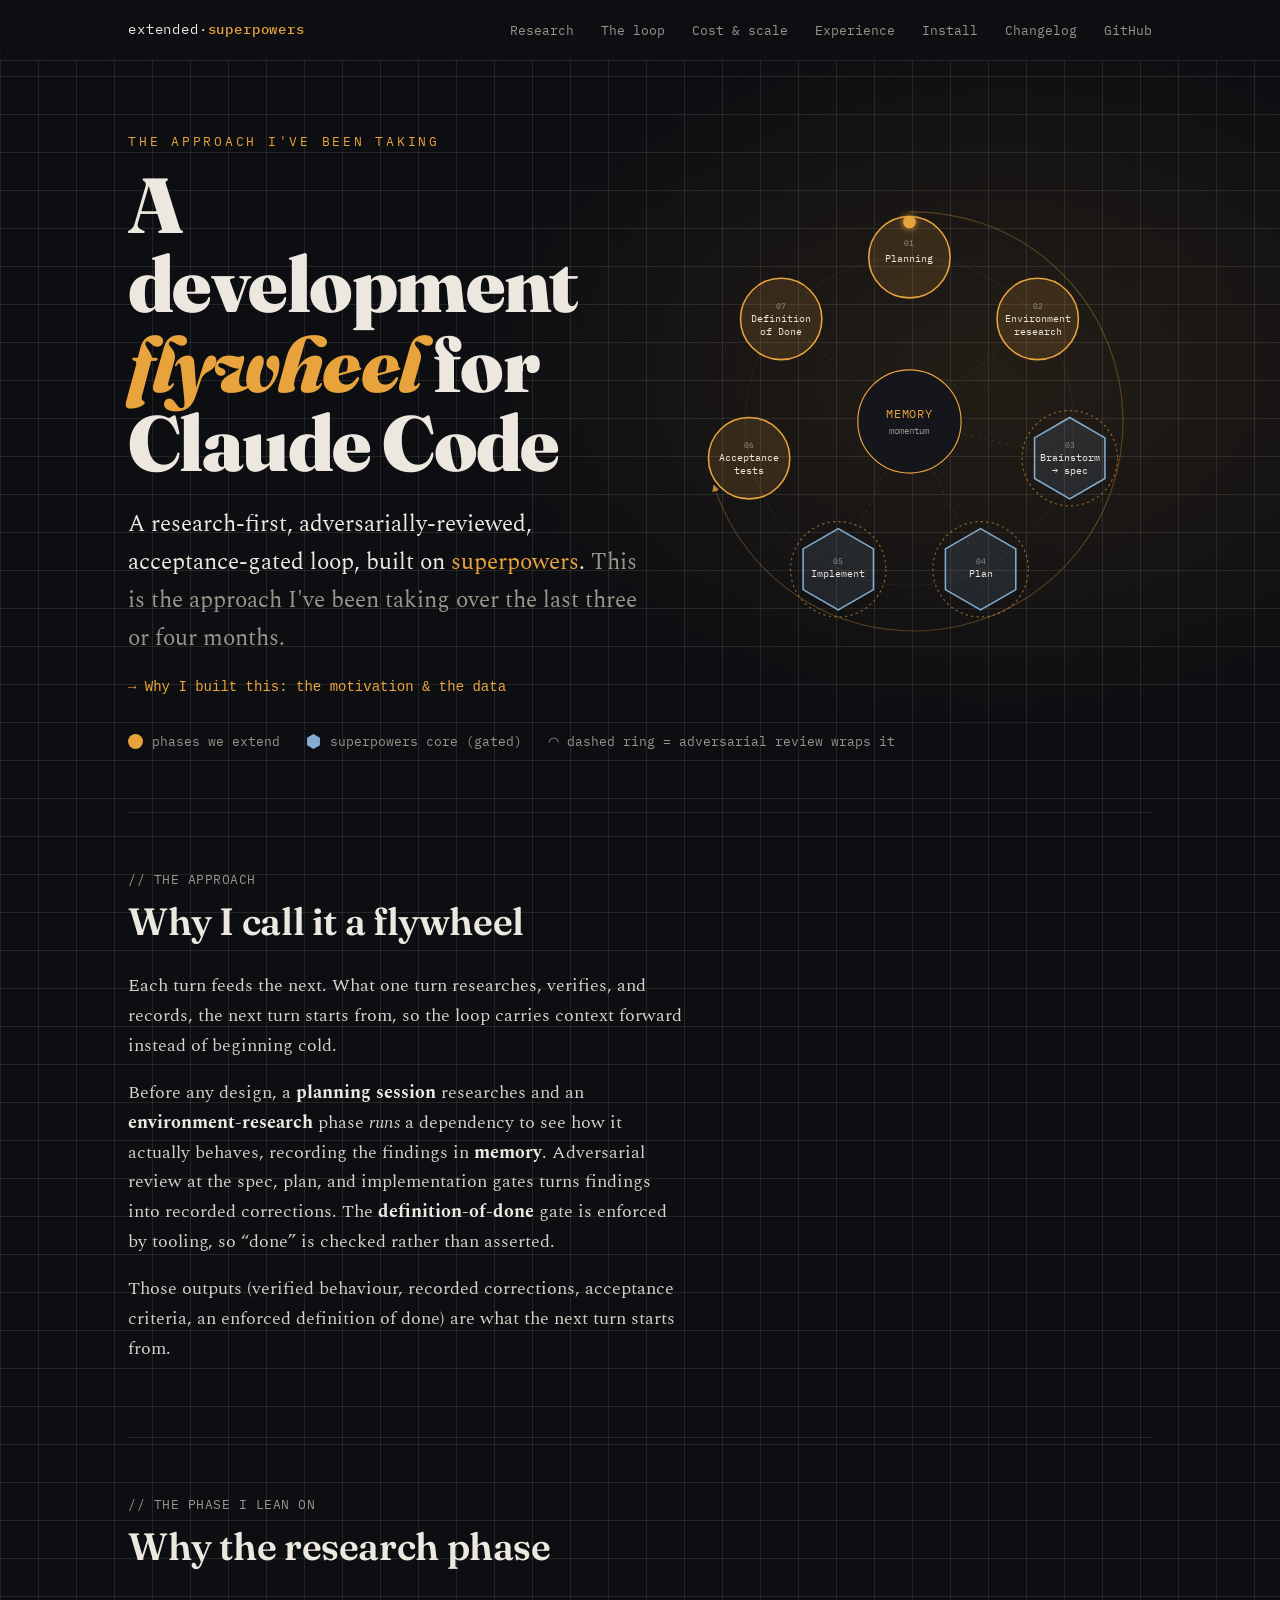
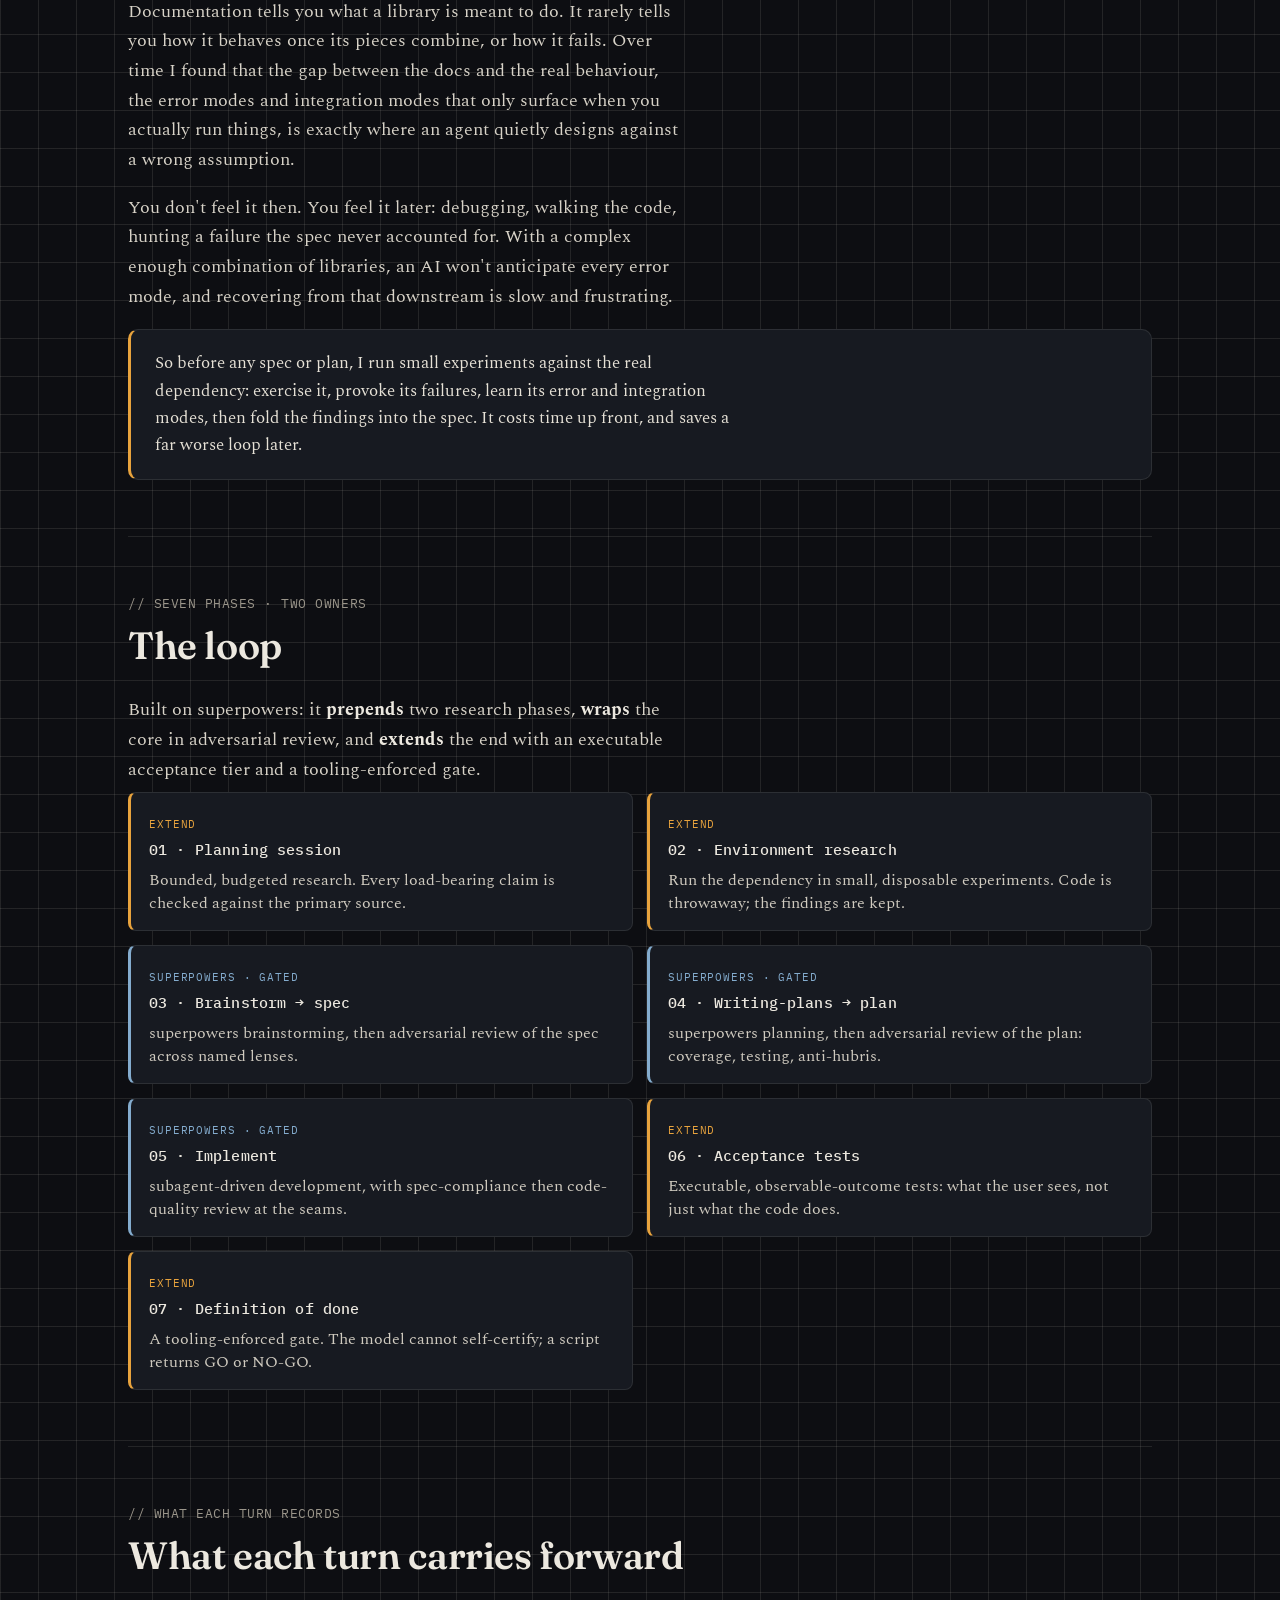
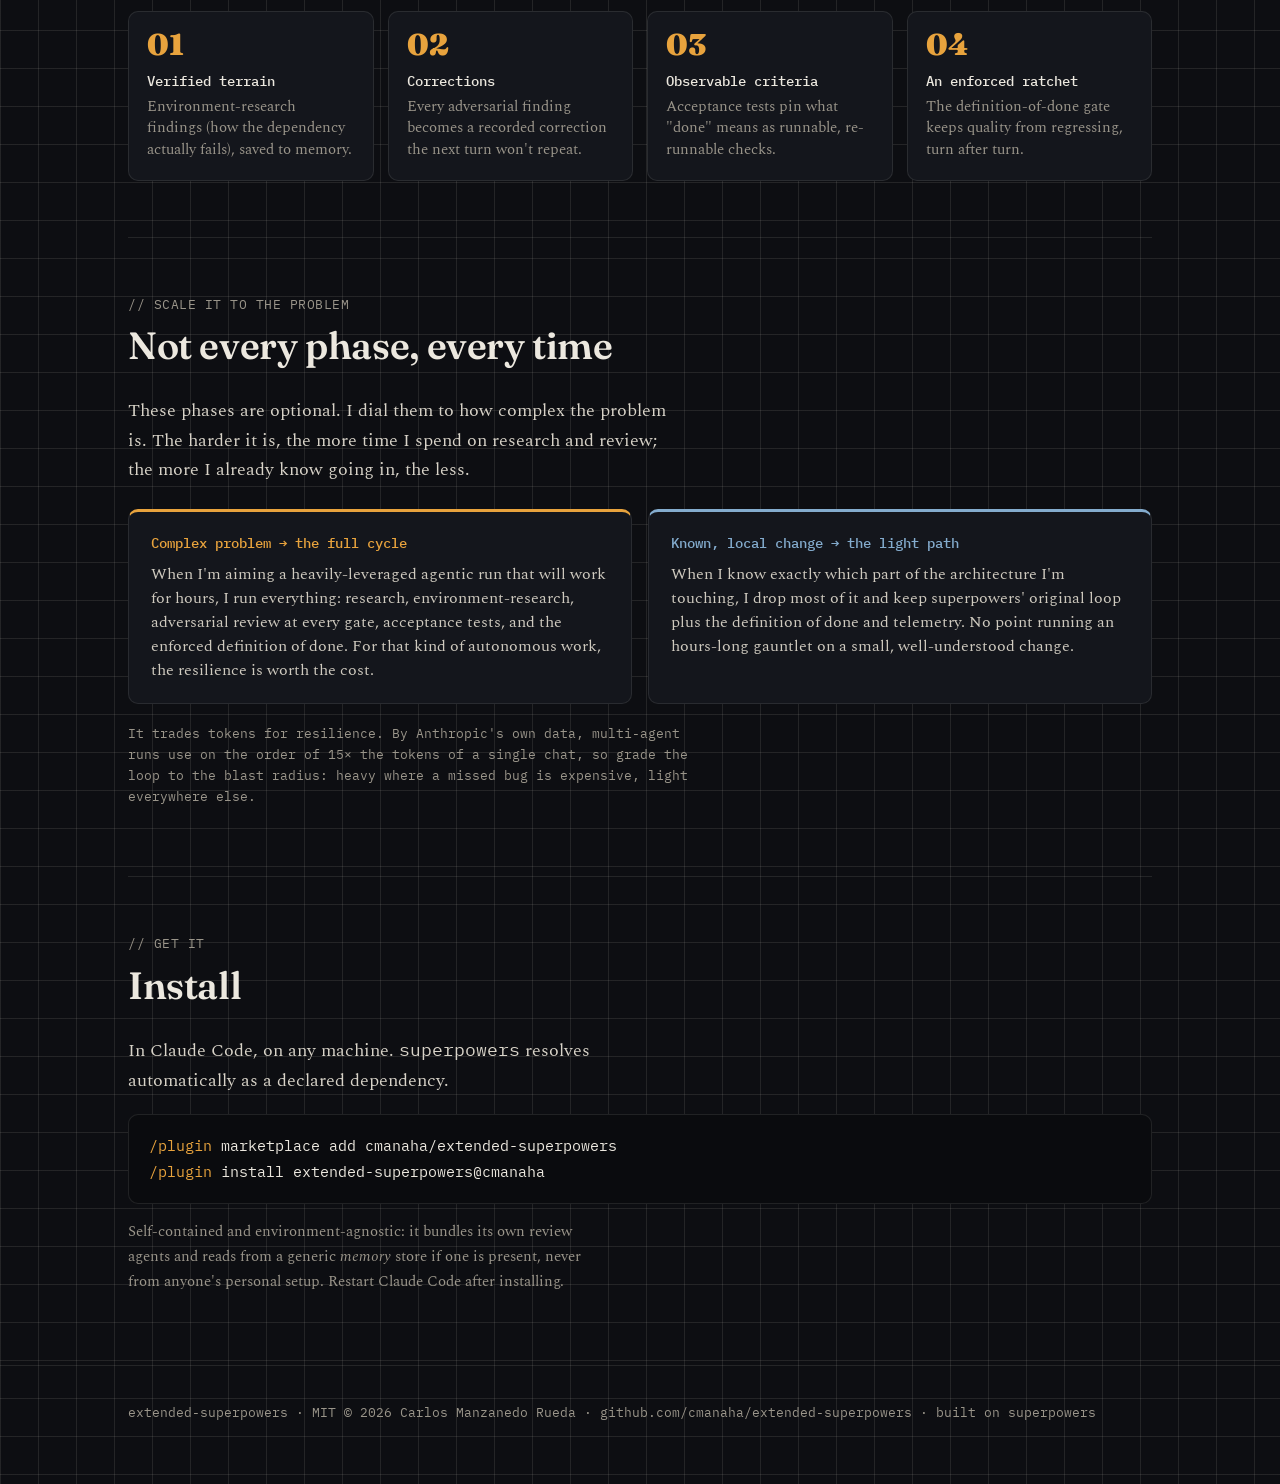
<file: site/index.html>
<!DOCTYPE html>
<html lang="en">
<head>
<meta charset="utf-8" />
<meta name="viewport" content="width=device-width, initial-scale=1" />
<title>extended-superpowers: the flywheel loop</title>
<meta name="description" content="A research-first, adversarially-reviewed, acceptance-gated development loop for Claude Code that builds momentum every turn, a flywheel layered on superpowers." />
<link rel="preconnect" href="https://fonts.googleapis.com" />
<link rel="preconnect" href="https://fonts.gstatic.com" crossorigin />
<link href="https://fonts.googleapis.com/css2?family=Fraunces:ital,opsz,wght@0,9..144,600;0,9..144,900;1,9..144,600&family=IBM+Plex+Mono:wght@400;500&family=Spectral:wght@400;600&display=swap" rel="stylesheet" />
<link rel="stylesheet" href="./styles.css" />
</head>
<body>
<header class="site">
  <div class="wrap">
    <span class="brand">extended·<b>superpowers</b></span>
    <nav>
      <a href="#research">Research</a>
      <a href="#loop">The loop</a>
      <a href="#scale">Cost &amp; scale</a>
      <a href="./experience.html">Experience</a>
      <a href="#install">Install</a>
      <a href="./changelog.html">Changelog</a>
      <a href="https://github.com/cmanaha/extended-superpowers">GitHub</a>
    </nav>
  </div>
</header>

<main class="wrap">
  <section class="hero" style="border-top:none;">
    <div class="heroGrid">
      <div>
        <div class="kicker reveal d1">The approach I've been taking</div>
        <h1 class="reveal d1">A development <em>flywheel</em> for Claude Code</h1>
        <p class="lede reveal d2">A research-first, adversarially-reviewed, acceptance-gated loop, built on <a href="https://github.com/obra/superpowers">superpowers</a>.
          <span class="q">This is the approach I've been taking over the last three or four months.</span></p>
        <p class="reveal d2" style="margin-top:18px;font-family:monospace;font-size:14px;"><a href="./experience.html">→ Why I built this: the motivation &amp; the data</a></p>
      </div>
      <div class="wheelWrap reveal d3">
        <!-- FLYWHEEL -->
        <svg class="flywheel" viewBox="0 0 620 620" role="img" aria-labelledby="fwt fwd">
          <title id="fwt">The extended-superpowers flywheel</title>
          <desc id="fwd">Seven phases around a wheel. Amber circles are phases this plugin extends; steel hexagons are the superpowers core they gate. The hub is accumulated memory and momentum that feeds the next turn.</desc>
          <defs>
            <g id="hex"><polygon points="0,-52 45,-26 45,26 0,52 -45,26 -45,-26"/></g>
            <filter id="glow" x="-80%" y="-80%" width="260%" height="260%">
              <feGaussianBlur stdDeviation="5" result="b"/>
              <feMerge><feMergeNode in="b"/><feMergeNode in="SourceGraphic"/></feMerge>
            </filter>
            <marker id="arw" markerWidth="9" markerHeight="9" refX="5" refY="3" orient="auto">
              <path d="M0,0 L6,3 L0,6 Z" fill="#e8a33d" opacity="0.8"/>
            </marker>
          </defs>

          <!-- rims -->
          <circle cx="310" cy="310" r="255" fill="none" stroke="rgba(236,232,223,0.10)" stroke-width="1" stroke-dasharray="2 8"/>
          <circle cx="310" cy="310" r="210" fill="none" stroke="rgba(236,232,223,0.08)" stroke-width="1"/>
          <!-- direction arc (clockwise) -->
          <path d="M 310 42 A 268 268 0 1 1 60 392" fill="none" stroke="#e8a33d" stroke-opacity="0.30" stroke-width="1.5" marker-end="url(#arw)"/>
          <!-- orbiting momentum dot -->
          <g class="spin"><circle cx="310" cy="55" r="8" fill="#e8a33d" filter="url(#glow)"/></g>

          <!-- feedback spokes into the hub -->
          <g stroke="#e8a33d" stroke-opacity="0.22" stroke-width="1" stroke-dasharray="3 6">
            <line x1="310" y1="310" x2="474" y2="179"/>
            <line x1="310" y1="310" x2="515" y2="357"/>
            <line x1="310" y1="310" x2="401" y2="499"/>
            <line x1="310" y1="310" x2="219" y2="499"/>
            <line x1="310" y1="310" x2="146" y2="179"/>
          </g>

          <!-- gate rings around the superpowers core nodes (adversarial review wraps them) -->
          <g fill="none" stroke="#e8a33d" stroke-opacity="0.55" stroke-width="1.5" stroke-dasharray="3 4">
            <circle cx="515" cy="357" r="61"/><circle cx="401" cy="499" r="61"/><circle cx="219" cy="499" r="61"/>
          </g>

          <!-- nodes -->
          <!-- ext: planning -->
          <g class="node"><circle cx="310" cy="100" r="52" fill="rgba(232,163,61,0.15)" stroke="#e8a33d" stroke-width="2"/>
            <text x="310" y="86" text-anchor="middle" font-family="IBM Plex Mono, monospace" font-size="10" fill="#9a958a">01</text>
            <text x="310" y="106" text-anchor="middle" font-family="IBM Plex Mono, monospace" font-size="13" fill="#ece8df">Planning</text></g>
          <!-- ext: environment research -->
          <g class="node"><circle cx="474" cy="179" r="52" fill="rgba(232,163,61,0.15)" stroke="#e8a33d" stroke-width="2"/>
            <text x="474" y="166" text-anchor="middle" font-family="IBM Plex Mono, monospace" font-size="10" fill="#9a958a">02</text>
            <text x="474" y="183" text-anchor="middle" font-family="IBM Plex Mono, monospace" font-size="12.5" fill="#ece8df">Environment</text>
            <text x="474" y="199" text-anchor="middle" font-family="IBM Plex Mono, monospace" font-size="12.5" fill="#ece8df">research</text></g>
          <!-- core: brainstorm/spec -->
          <g class="node"><use href="#hex" transform="translate(515,357)" fill="rgba(132,172,206,0.13)" stroke="#84acce" stroke-width="2"/>
            <text x="515" y="344" text-anchor="middle" font-family="IBM Plex Mono, monospace" font-size="10" fill="#9a958a">03</text>
            <text x="515" y="361" text-anchor="middle" font-family="IBM Plex Mono, monospace" font-size="12.5" fill="#ece8df">Brainstorm</text>
            <text x="515" y="377" text-anchor="middle" font-family="IBM Plex Mono, monospace" font-size="12.5" fill="#ece8df">→ spec</text></g>
          <!-- core: plan -->
          <g class="node"><use href="#hex" transform="translate(401,499)" fill="rgba(132,172,206,0.13)" stroke="#84acce" stroke-width="2"/>
            <text x="401" y="492" text-anchor="middle" font-family="IBM Plex Mono, monospace" font-size="10" fill="#9a958a">04</text>
            <text x="401" y="509" text-anchor="middle" font-family="IBM Plex Mono, monospace" font-size="13" fill="#ece8df">Plan</text></g>
          <!-- core: implement -->
          <g class="node"><use href="#hex" transform="translate(219,499)" fill="rgba(132,172,206,0.13)" stroke="#84acce" stroke-width="2"/>
            <text x="219" y="492" text-anchor="middle" font-family="IBM Plex Mono, monospace" font-size="10" fill="#9a958a">05</text>
            <text x="219" y="509" text-anchor="middle" font-family="IBM Plex Mono, monospace" font-size="13" fill="#ece8df">Implement</text></g>
          <!-- ext: acceptance -->
          <g class="node"><circle cx="105" cy="357" r="52" fill="rgba(232,163,61,0.15)" stroke="#e8a33d" stroke-width="2"/>
            <text x="105" y="344" text-anchor="middle" font-family="IBM Plex Mono, monospace" font-size="10" fill="#9a958a">06</text>
            <text x="105" y="361" text-anchor="middle" font-family="IBM Plex Mono, monospace" font-size="12.5" fill="#ece8df">Acceptance</text>
            <text x="105" y="377" text-anchor="middle" font-family="IBM Plex Mono, monospace" font-size="12.5" fill="#ece8df">tests</text></g>
          <!-- ext: definition of done -->
          <g class="node"><circle cx="146" cy="179" r="52" fill="rgba(232,163,61,0.15)" stroke="#e8a33d" stroke-width="2"/>
            <text x="146" y="166" text-anchor="middle" font-family="IBM Plex Mono, monospace" font-size="10" fill="#9a958a">07</text>
            <text x="146" y="183" text-anchor="middle" font-family="IBM Plex Mono, monospace" font-size="12.5" fill="#ece8df">Definition</text>
            <text x="146" y="199" text-anchor="middle" font-family="IBM Plex Mono, monospace" font-size="12.5" fill="#ece8df">of Done</text></g>

          <!-- hub -->
          <circle cx="310" cy="310" r="66" fill="#14161c" stroke="#e8a33d" stroke-width="1.5"/>
          <text x="310" y="305" text-anchor="middle" font-family="IBM Plex Mono, monospace" font-size="15" fill="#e8a33d" letter-spacing="1">MEMORY</text>
          <text x="310" y="326" text-anchor="middle" font-family="IBM Plex Mono, monospace" font-size="11" fill="#9a958a">momentum</text>
        </svg>
      </div>
    </div>
    <div class="legendKey reveal d4">
      <span class="swatch"><span class="dot ext"></span> phases we extend</span>
      <span class="swatch"><span class="dot core"></span> superpowers core (gated)</span>
      <span class="swatch" style="color:#9a958a;">◠ dashed ring = adversarial review wraps it</span>
    </div>
  </section>

  <section id="why">
    <div class="sub">// THE APPROACH</div>
    <h2>Why I call it a flywheel</h2>
    <p class="body">Each turn feeds the next. What one turn researches, verifies, and records, the next turn starts from, so the loop carries context forward instead of beginning cold.</p>
    <p class="body">Before any design, a <strong>planning session</strong> researches and an <strong>environment-research</strong> phase <em>runs</em> a dependency to see how it actually behaves, recording the findings in <strong>memory</strong>. Adversarial review at the spec, plan, and implementation gates turns findings into recorded corrections. The <strong>definition-of-done</strong> gate is enforced by tooling, so &ldquo;done&rdquo; is checked rather than asserted.</p>
    <p class="body">Those outputs (verified behaviour, recorded corrections, acceptance criteria, an enforced definition of done) are what the next turn starts from.</p>
  </section>

  <section id="research">
    <div class="sub">// THE PHASE I LEAN ON</div>
    <h2>Why the research phase</h2>
    <p class="body">Documentation tells you what a library is meant to do. It rarely tells you how it behaves once its pieces combine, or how it fails. Over time I found that the gap between the docs and the real behaviour, the error modes and integration modes that only surface when you actually run things, is exactly where an agent quietly designs against a wrong assumption.</p>
    <p class="body">You don't feel it then. You feel it later: debugging, walking the code, hunting a failure the spec never accounted for. With a complex enough combination of libraries, an AI won't anticipate every error mode, and recovering from that downstream is slow and frustrating.</p>
    <div class="callout">
      <p>So before any spec or plan, I run small experiments against the real dependency: exercise it, provoke its failures, learn its error and integration modes, then fold the findings into the spec. It costs time up front, and saves a far worse loop later.</p>
    </div>
  </section>

  <section id="loop">
    <div class="sub">// SEVEN PHASES · TWO OWNERS</div>
    <h2>The loop</h2>
    <p class="body" style="margin-bottom:8px;">Built on superpowers: it <strong>prepends</strong> two research phases, <strong>wraps</strong> the core in adversarial review, and <strong>extends</strong> the end with an executable acceptance tier and a tooling-enforced gate.</p>
    <div class="phases">
      <div class="phase ext"><span class="who">extend</span><h3>01 · Planning session</h3><p>Bounded, budgeted research. Every load-bearing claim is checked against the primary source.</p></div>
      <div class="phase ext"><span class="who">extend</span><h3>02 · Environment research</h3><p>Run the dependency in small, disposable experiments. Code is throwaway; the findings are kept.</p></div>
      <div class="phase core"><span class="who">superpowers · gated</span><h3>03 · Brainstorm → spec</h3><p>superpowers brainstorming, then adversarial review of the spec across named lenses.</p></div>
      <div class="phase core"><span class="who">superpowers · gated</span><h3>04 · Writing-plans → plan</h3><p>superpowers planning, then adversarial review of the plan: coverage, testing, anti-hubris.</p></div>
      <div class="phase core"><span class="who">superpowers · gated</span><h3>05 · Implement</h3><p>subagent-driven development, with spec-compliance then code-quality review at the seams.</p></div>
      <div class="phase ext"><span class="who">extend</span><h3>06 · Acceptance tests</h3><p>Executable, observable-outcome tests: what the user sees, not just what the code does.</p></div>
      <div class="phase ext"><span class="who">extend</span><h3>07 · Definition of done</h3><p>A tooling-enforced gate. The model cannot self-certify; a script returns GO or NO-GO.</p></div>
    </div>
  </section>

  <section>
    <div class="sub">// WHAT EACH TURN RECORDS</div>
    <h2>What each turn carries forward</h2>
    <div class="cards">
      <div class="card"><div class="n">01</div><h4>Verified terrain</h4><p>Environment-research findings (how the dependency actually fails), saved to memory.</p></div>
      <div class="card"><div class="n">02</div><h4>Corrections</h4><p>Every adversarial finding becomes a recorded correction the next turn won't repeat.</p></div>
      <div class="card"><div class="n">03</div><h4>Observable criteria</h4><p>Acceptance tests pin what "done" means as runnable, re-runnable checks.</p></div>
      <div class="card"><div class="n">04</div><h4>An enforced ratchet</h4><p>The definition-of-done gate keeps quality from regressing, turn after turn.</p></div>
    </div>
  </section>

  <section id="scale">
    <div class="sub">// SCALE IT TO THE PROBLEM</div>
    <h2>Not every phase, every time</h2>
    <p class="body">These phases are optional. I dial them to how complex the problem is. The harder it is, the more time I spend on research and review; the more I already know going in, the less.</p>
    <div class="dial">
      <div class="opt full"><h4>Complex problem → the full cycle</h4><p>When I'm aiming a heavily-leveraged agentic run that will work for hours, I run everything: research, environment-research, adversarial review at every gate, acceptance tests, and the enforced definition of done. For that kind of autonomous work, the resilience is worth the cost.</p></div>
      <div class="opt light"><h4>Known, local change → the light path</h4><p>When I know exactly which part of the architecture I'm touching, I drop most of it and keep superpowers' original loop plus the definition of done and telemetry. No point running an hours-long gauntlet on a small, well-understood change.</p></div>
    </div>
    <p class="costline">It trades tokens for resilience. By Anthropic's own data, multi-agent runs use on the order of 15× the tokens of a single chat, so grade the loop to the blast radius: heavy where a missed bug is expensive, light everywhere else.</p>
  </section>

  <section id="install">
    <div class="sub">// GET IT</div>
    <h2>Install</h2>
    <p class="body" style="margin-bottom:18px;">In Claude Code, on any machine. <code class="mono">superpowers</code> resolves automatically as a declared dependency.</p>
    <pre class="cmd"><span class="c">/plugin</span> marketplace add cmanaha/extended-superpowers
<span class="c">/plugin</span> install extended-superpowers@cmanaha</pre>
    <p class="note" style="margin-top:16px;">Self-contained and environment-agnostic: it bundles its own review agents and reads from a generic <em>memory</em> store if one is present, never from anyone's personal setup. Restart Claude Code after installing.</p>
  </section>
</main>

<footer>
  <div class="wrap">
    extended-superpowers · MIT © 2026 Carlos Manzanedo Rueda ·
    <a href="https://github.com/cmanaha/extended-superpowers">github.com/cmanaha/extended-superpowers</a> ·
    built on <a href="https://github.com/obra/superpowers">superpowers</a>
  </div>
</footer>
</body>
</html>
</file>
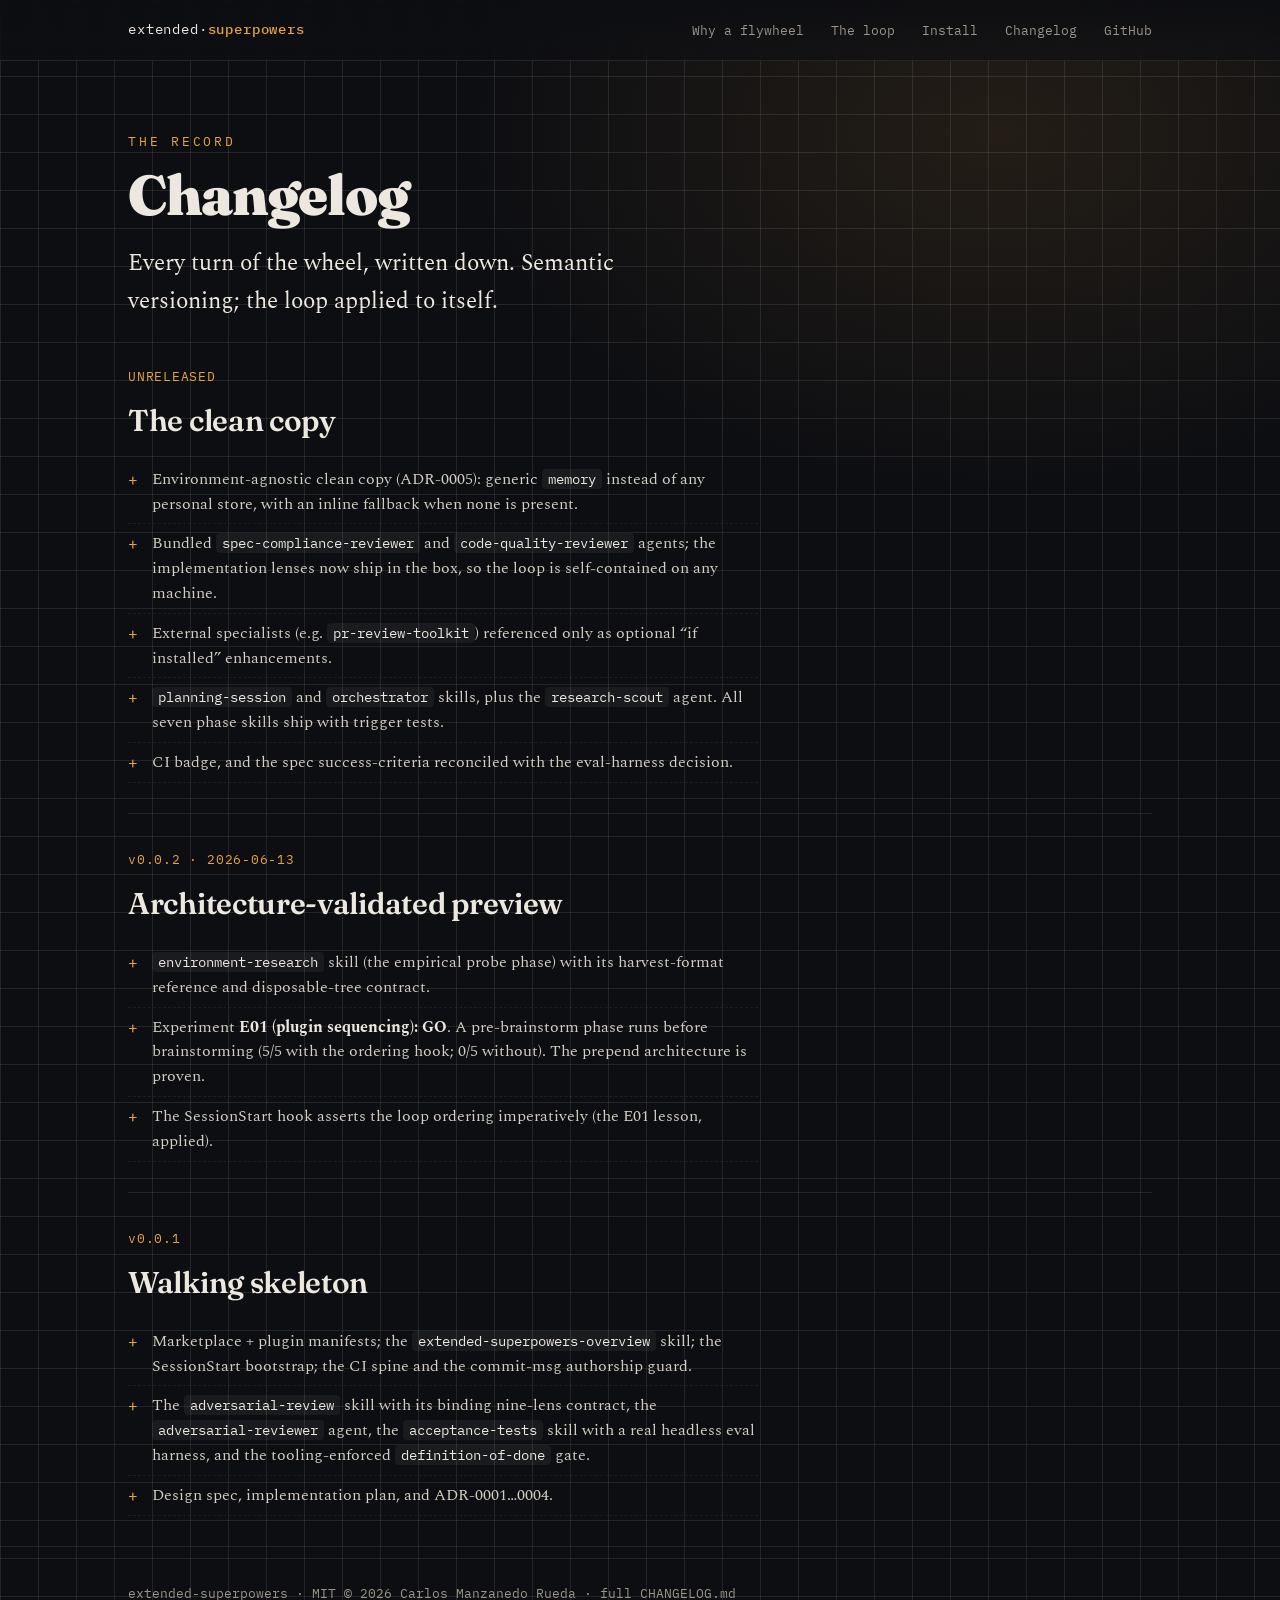
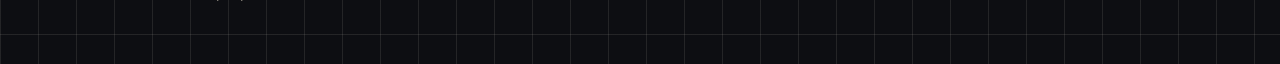
<file: site/changelog.html>
<!DOCTYPE html>
<html lang="en">
<head>
<meta charset="utf-8" />
<meta name="viewport" content="width=device-width, initial-scale=1" />
<title>extended-superpowers: changelog</title>
<link rel="preconnect" href="https://fonts.googleapis.com" />
<link rel="preconnect" href="https://fonts.gstatic.com" crossorigin />
<link href="https://fonts.googleapis.com/css2?family=Fraunces:ital,opsz,wght@0,9..144,600;0,9..144,900;1,9..144,600&family=IBM+Plex+Mono:wght@400;500&family=Spectral:wght@400;600&display=swap" rel="stylesheet" />
<link rel="stylesheet" href="./styles.css" />
<style>
  .rel { border-top: 1px solid var(--faint); padding: 30px 0; }
  .rel:first-of-type { border-top: none; }
  .tag { font-family: "IBM Plex Mono", monospace; font-size: 13px; color: var(--amber); letter-spacing: 0.06em; }
  .rel h2 { font-size: clamp(22px, 3vw, 30px); margin: 6px 0 14px; }
  .rel ul { margin: 0; padding-left: 0; list-style: none; max-width: 70ch; }
  .rel li { position: relative; padding: 7px 0 7px 24px; color: #d3cec3; font-size: 16px; line-height: 1.55; border-bottom: 1px dashed rgba(236,232,223,0.07); }
  .rel li::before { content: "+"; position: absolute; left: 0; color: var(--amber); font-family: "IBM Plex Mono", monospace; }
  .rel li code { font-family: "IBM Plex Mono", monospace; font-size: 14px; color: var(--ink); background: rgba(236,232,223,0.06); padding: 1px 6px; border-radius: 4px; }
</style>
</head>
<body>
<header class="site">
  <div class="wrap">
    <a class="brand" href="./index.html" style="text-decoration:none;">extended·<b>superpowers</b></a>
    <nav>
      <a href="./index.html#why">Why a flywheel</a>
      <a href="./index.html#loop">The loop</a>
      <a href="./index.html#install">Install</a>
      <a href="./changelog.html">Changelog</a>
      <a href="https://github.com/cmanaha/extended-superpowers">GitHub</a>
    </nav>
  </div>
</header>

<main class="wrap">
  <section class="hero" style="border-top:none; padding-bottom:10px;">
    <div class="kicker">The record</div>
    <h1 style="font-size:clamp(34px,5vw,56px);">Changelog</h1>
    <p class="lede">Every turn of the wheel, written down. Semantic versioning; the loop applied to itself.</p>
  </section>

  <div class="rel">
    <span class="tag">UNRELEASED</span>
    <h2>The clean copy</h2>
    <ul>
      <li>Environment-agnostic clean copy (ADR-0005): generic <code>memory</code> instead of any personal store, with an inline fallback when none is present.</li>
      <li>Bundled <code>spec-compliance-reviewer</code> and <code>code-quality-reviewer</code> agents; the implementation lenses now ship in the box, so the loop is self-contained on any machine.</li>
      <li>External specialists (e.g. <code>pr-review-toolkit</code>) referenced only as optional &ldquo;if installed&rdquo; enhancements.</li>
      <li><code>planning-session</code> and <code>orchestrator</code> skills, plus the <code>research-scout</code> agent. All seven phase skills ship with trigger tests.</li>
      <li>CI badge, and the spec success-criteria reconciled with the eval-harness decision.</li>
    </ul>
  </div>

  <div class="rel">
    <span class="tag">v0.0.2 · 2026-06-13</span>
    <h2>Architecture-validated preview</h2>
    <ul>
      <li><code>environment-research</code> skill (the empirical probe phase) with its harvest-format reference and disposable-tree contract.</li>
      <li>Experiment <strong>E01 (plugin sequencing): GO</strong>. A pre-brainstorm phase runs before brainstorming (5/5 with the ordering hook; 0/5 without). The prepend architecture is proven.</li>
      <li>The SessionStart hook asserts the loop ordering imperatively (the E01 lesson, applied).</li>
    </ul>
  </div>

  <div class="rel">
    <span class="tag">v0.0.1</span>
    <h2>Walking skeleton</h2>
    <ul>
      <li>Marketplace + plugin manifests; the <code>extended-superpowers-overview</code> skill; the SessionStart bootstrap; the CI spine and the commit-msg authorship guard.</li>
      <li>The <code>adversarial-review</code> skill with its binding nine-lens contract, the <code>adversarial-reviewer</code> agent, the <code>acceptance-tests</code> skill with a real headless eval harness, and the tooling-enforced <code>definition-of-done</code> gate.</li>
      <li>Design spec, implementation plan, and ADR-0001…0004.</li>
    </ul>
  </div>
</main>

<footer>
  <div class="wrap">
    extended-superpowers · MIT © 2026 Carlos Manzanedo Rueda ·
    <a href="https://github.com/cmanaha/extended-superpowers/blob/main/CHANGELOG.md">full CHANGELOG.md</a>
  </div>
</footer>
</body>
</html>
</file>
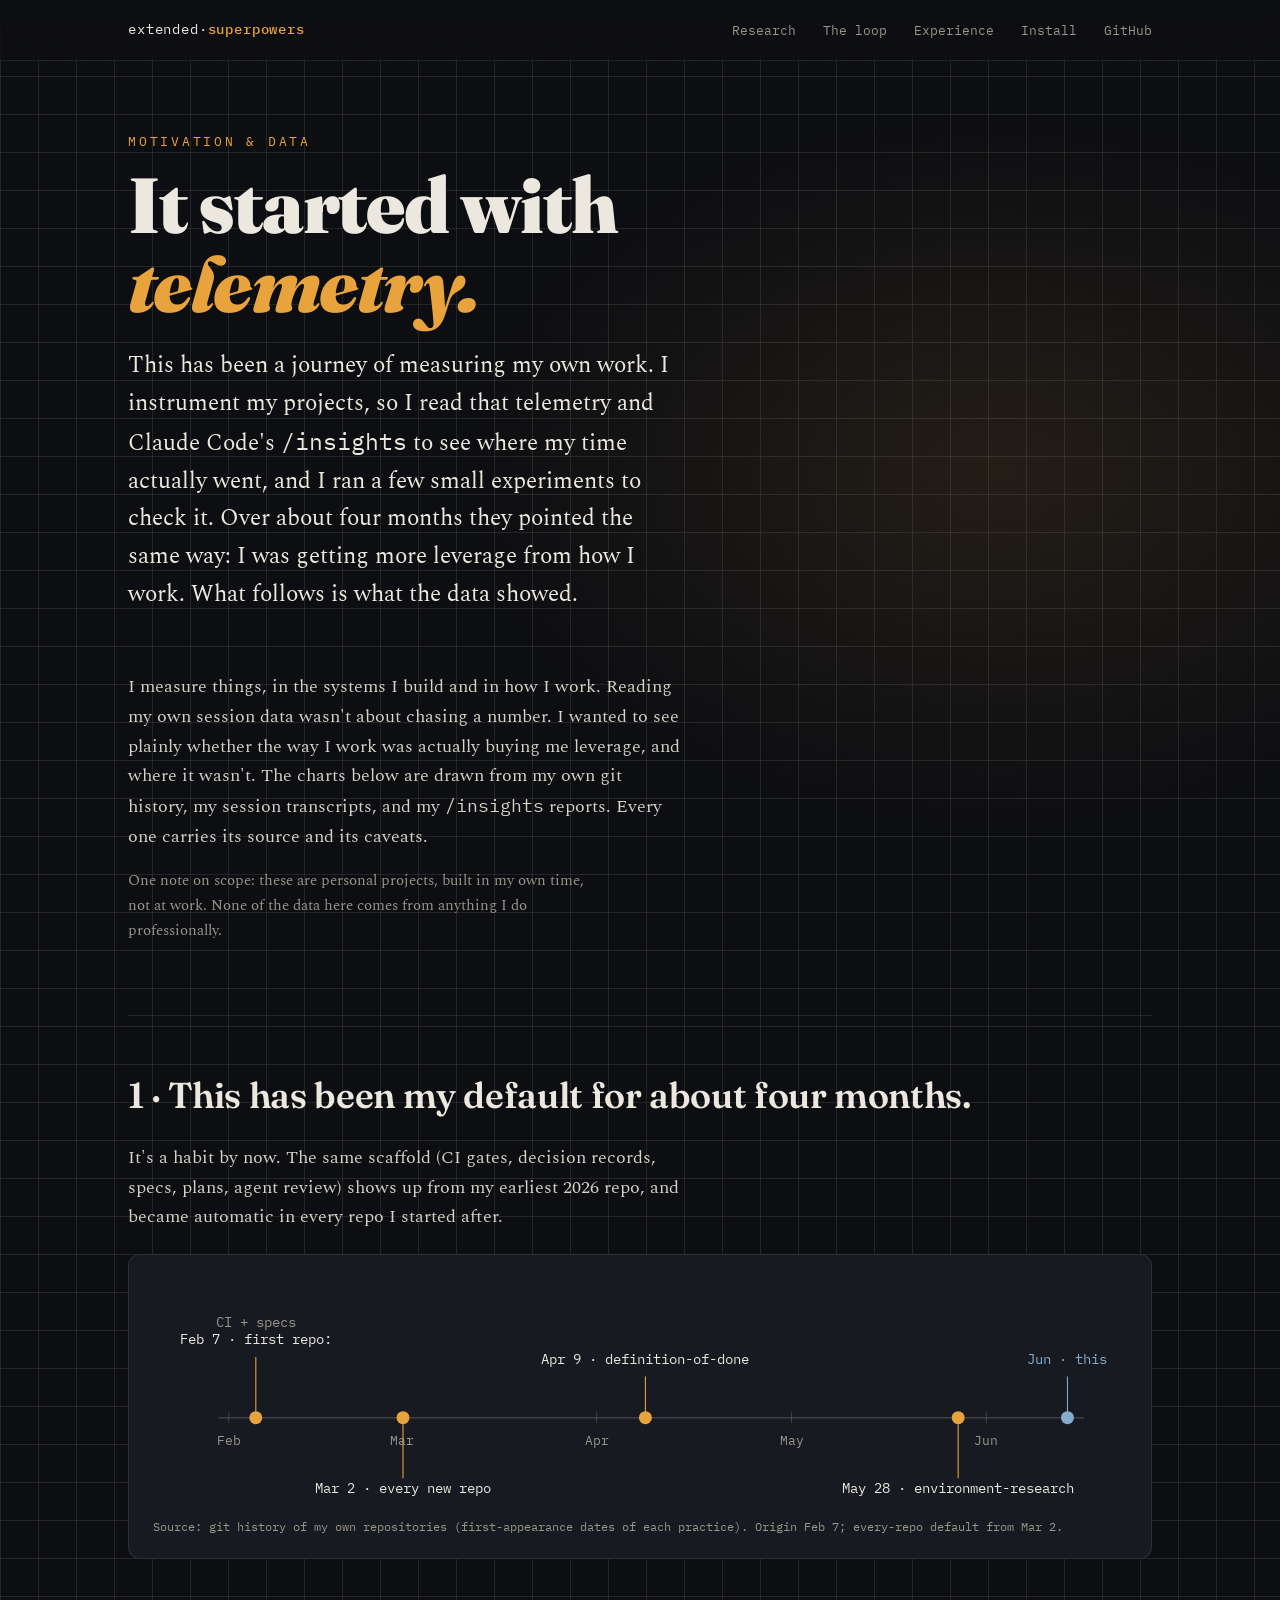
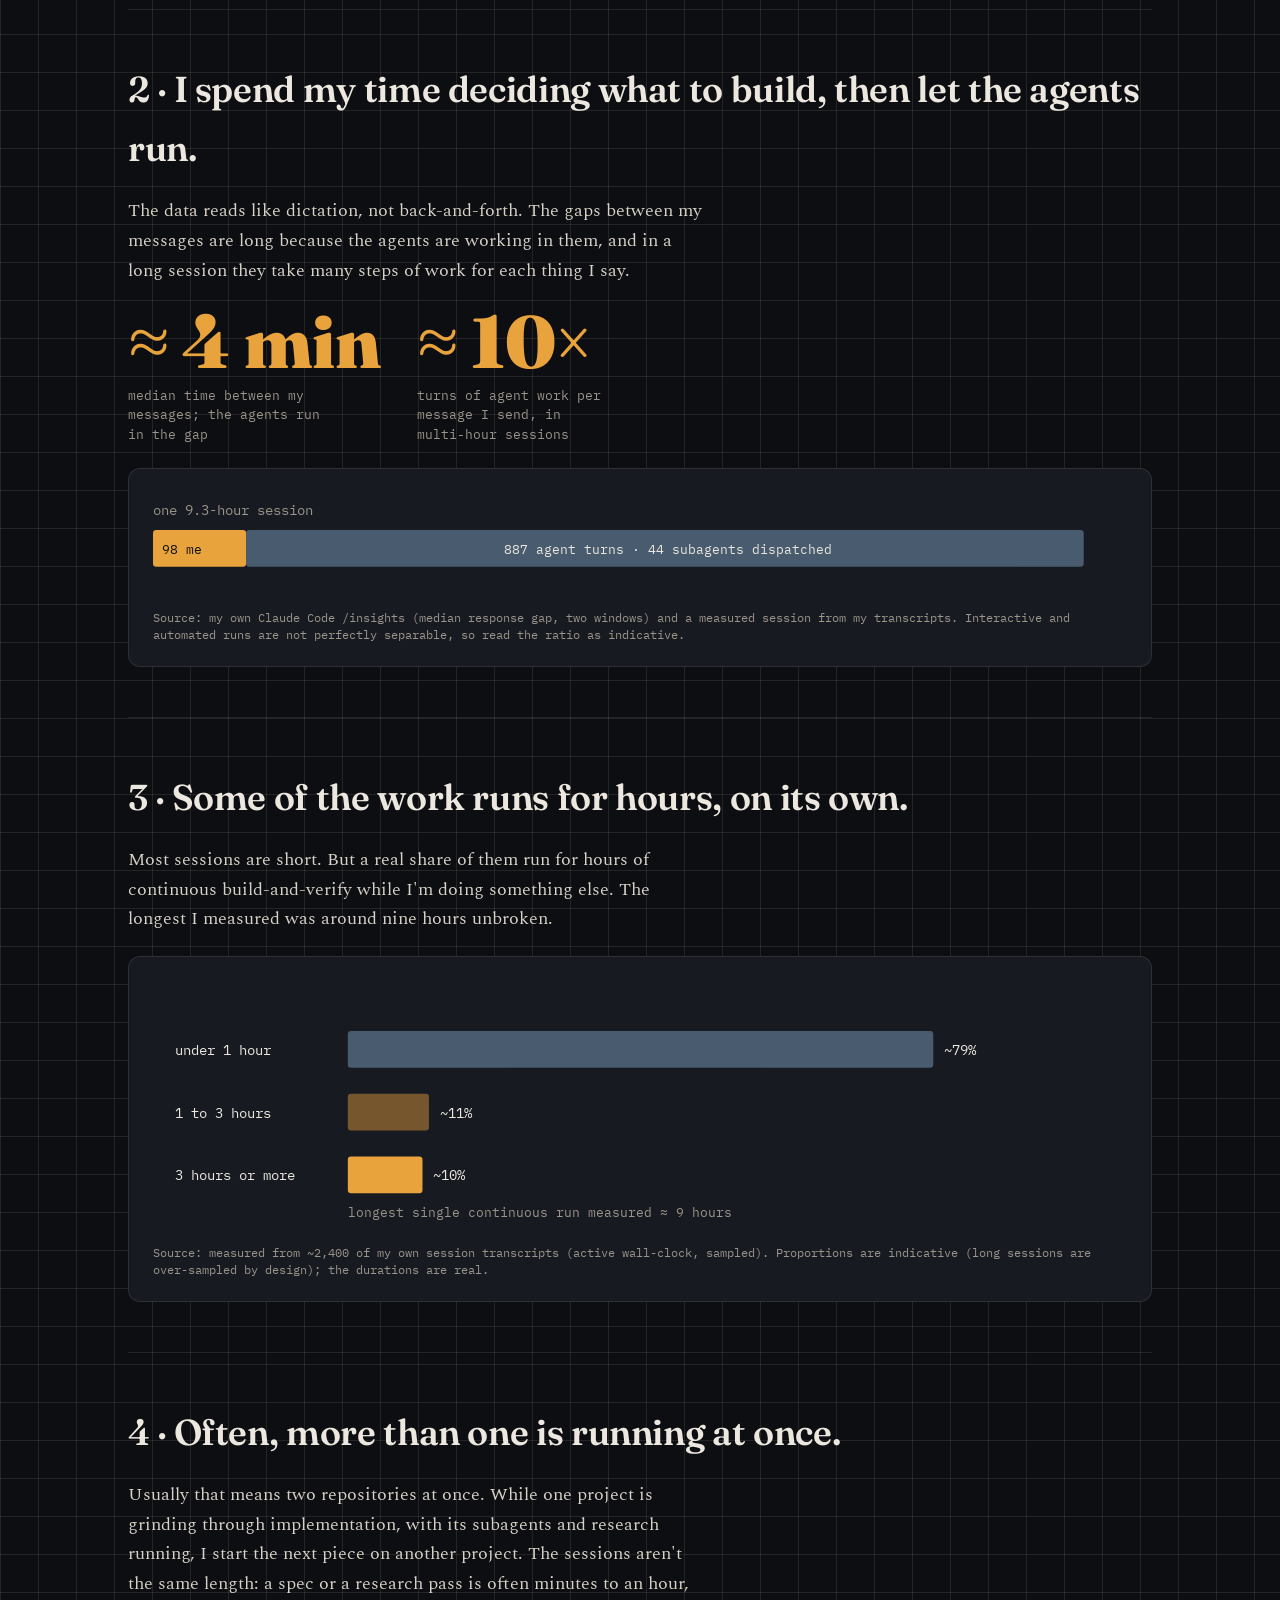
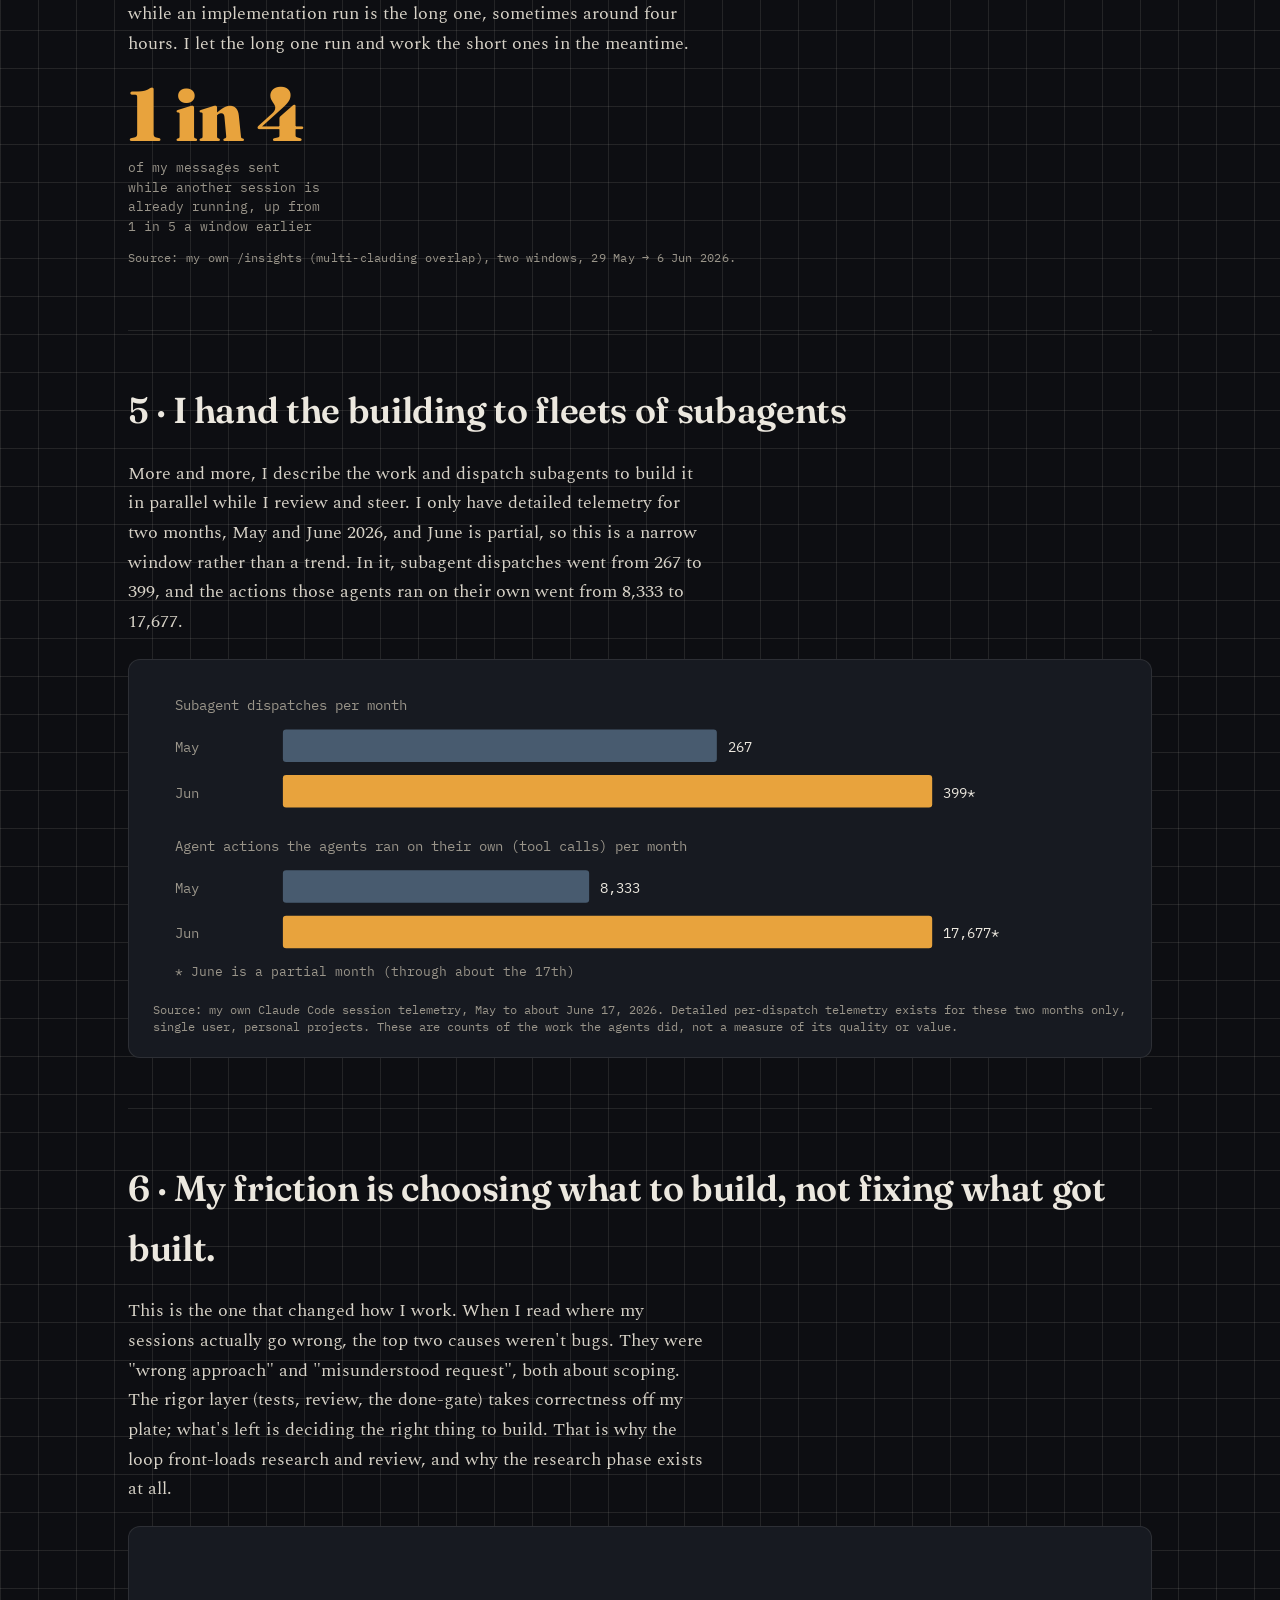
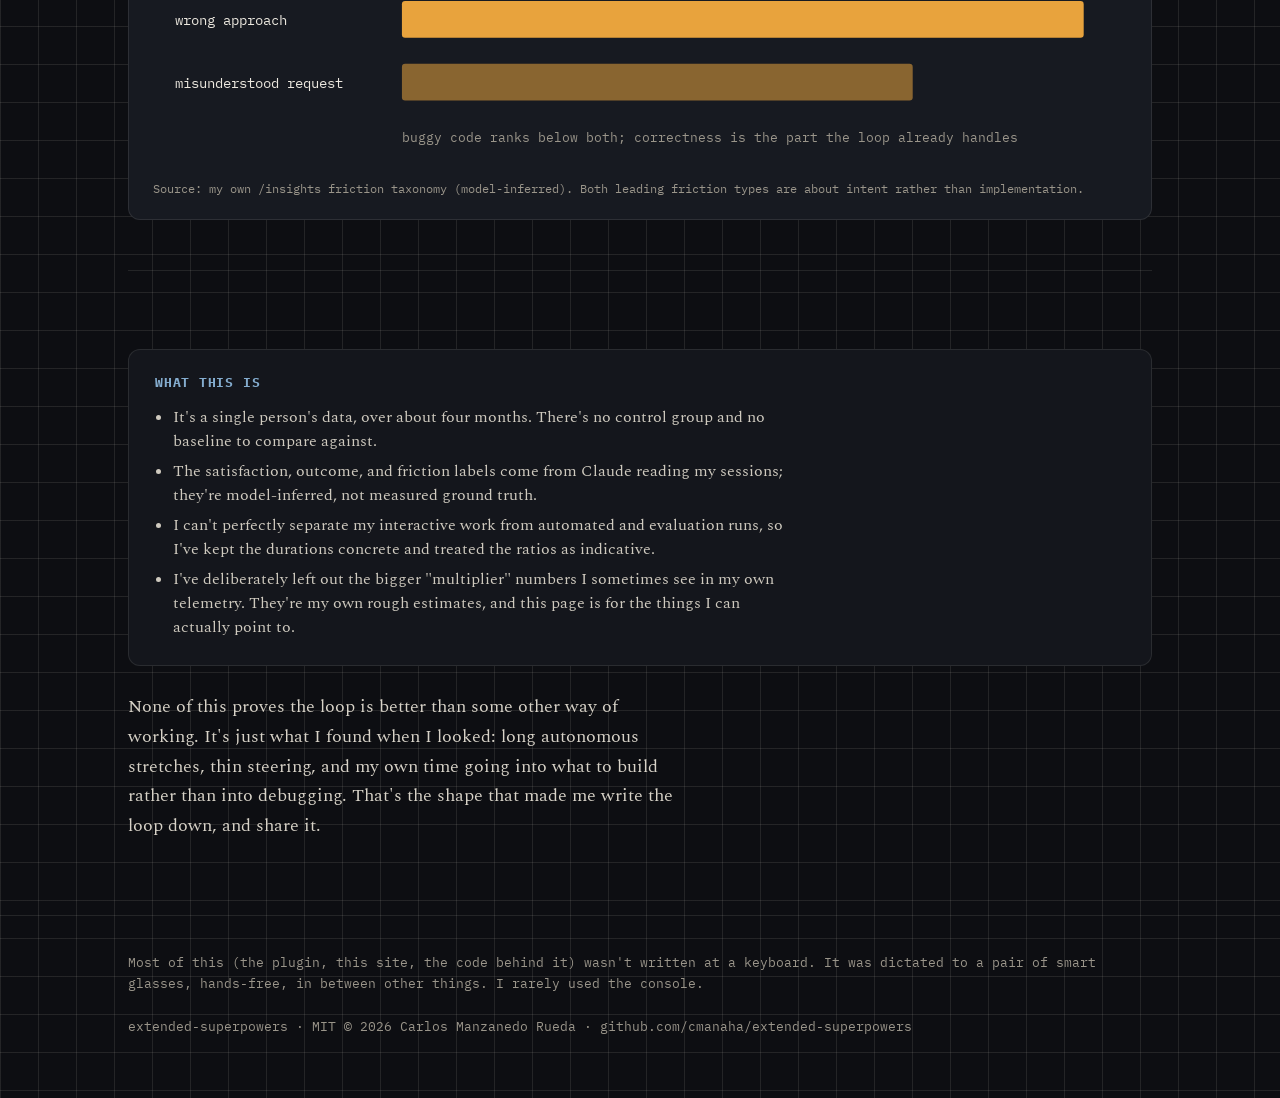
<file: site/experience.html>
<!DOCTYPE html>
<html lang="en">
<head>
<meta charset="utf-8" />
<meta name="viewport" content="width=device-width, initial-scale=1" />
<title>extended-superpowers: motivation &amp; data</title>
<meta name="description" content="It started with telemetry. What I found, over four months, reading my own Claude Code sessions and /insights, and why it shaped the loop." />
<link rel="preconnect" href="https://fonts.googleapis.com" />
<link rel="preconnect" href="https://fonts.gstatic.com" crossorigin />
<link href="https://fonts.googleapis.com/css2?family=Fraunces:ital,opsz,wght@0,9..144,600;0,9..144,900;1,9..144,600&family=IBM+Plex+Mono:wght@400;500&family=Spectral:wght@400;600&display=swap" rel="stylesheet" />
<link rel="stylesheet" href="./styles.css" />
<style>
  .beat { padding: 50px 0; border-top: 1px solid var(--faint); }
  .beat .point { font-family: "Fraunces", serif; font-weight: 600; font-size: clamp(24px, 3.4vw, 36px); letter-spacing: -0.01em; margin: 0 0 10px; }
  .beat p.body { max-width: 64ch; }
  .src { font-family: "IBM Plex Mono", monospace; font-size: 12px; color: var(--muted); margin-top: 12px; letter-spacing: 0.02em; }
  figure.chart { margin: 22px 0 0; background: var(--panel); border: 1px solid var(--faint); border-radius: 12px; padding: 22px 24px; }
  figure.chart svg { width: 100%; height: auto; display: block; }
  figure.chart figcaption { font-family: "IBM Plex Mono", monospace; font-size: 11.5px; color: var(--muted); margin-top: 14px; line-height: 1.5; }
  .stats { display: flex; gap: 36px; flex-wrap: wrap; margin-top: 22px; }
  .stat .big { font-family: "Fraunces", serif; font-weight: 900; font-size: clamp(44px, 8vw, 74px); color: var(--amber); line-height: 0.95; }
  .stat .lbl { font-family: "IBM Plex Mono", monospace; font-size: 13px; color: var(--muted); max-width: 24ch; margin-top: 8px; line-height: 1.5; }
  .honest { background: var(--bg-2); border: 1px solid var(--faint); border-radius: 12px; padding: 22px 26px; margin-top: 22px; }
  .honest h3 { font-family: "IBM Plex Mono", monospace; font-size: 13px; letter-spacing: 0.06em; text-transform: uppercase; color: var(--steel); margin: 0 0 10px; }
  .honest ul { margin: 0; padding-left: 18px; max-width: 70ch; }
  .honest li { color: #cfcabf; font-size: 15.5px; line-height: 1.55; padding: 3px 0; }
</style>
</head>
<body>
<header class="site">
  <div class="wrap">
    <a class="brand" href="./index.html" style="text-decoration:none;">extended·<b>superpowers</b></a>
    <nav>
      <a href="./index.html#research">Research</a>
      <a href="./index.html#loop">The loop</a>
      <a href="./experience.html">Experience</a>
      <a href="./index.html#install">Install</a>
      <a href="https://github.com/cmanaha/extended-superpowers">GitHub</a>
    </nav>
  </div>
</header>

<main class="wrap">
  <section class="hero" style="border-top:none;">
    <div class="kicker reveal d1">Motivation &amp; data</div>
    <h1 class="reveal d1" style="max-width:16ch;">It started with <em>telemetry.</em></h1>
    <p class="lede reveal d2">This has been a journey of measuring my own work. I instrument my projects, so I read that telemetry and Claude Code's <code class="mono">/insights</code> to see where my time actually went, and I ran a few small experiments to check it. Over about four months they pointed the same way: I was getting more leverage from how I work. What follows is what the data showed.</p>
  </section>

  <section style="border-top:none; padding-top:10px;">
    <p class="body">I measure things, in the systems I build and in how I work. Reading my own session data wasn't about chasing a number. I wanted to see plainly whether the way I work was actually buying me leverage, and where it wasn't. The charts below are drawn from my own git history, my session transcripts, and my <code class="mono">/insights</code> reports. Every one carries its source and its caveats.</p>
    <p class="note" style="margin-top:18px;">One note on scope: these are personal projects, built in my own time, not at work. None of the data here comes from anything I do professionally.</p>
  </section>

  <!-- BEAT 1: timeline -->
  <div class="beat">
    <p class="point">1 · This has been my default for about four months.</p>
    <p class="body">It's a habit by now. The same scaffold (CI gates, decision records, specs, plans, agent review) shows up from my earliest 2026 repo, and became automatic in every repo I started after.</p>
    <figure class="chart">
      <svg viewBox="0 0 900 210" role="img" aria-label="Timeline of methodology adoption, February to June 2026">
        <line x1="60" y1="130" x2="860" y2="130" stroke="rgba(236,232,223,0.18)" stroke-width="1.5"/>
        <!-- month ticks -->
        <g font-family="IBM Plex Mono, monospace" font-size="12" fill="#9a958a" text-anchor="middle">
          <line x1="70" y1="125" x2="70" y2="135" stroke="rgba(236,232,223,0.18)"/><text x="70" y="155">Feb</text>
          <line x1="230" y1="125" x2="230" y2="135" stroke="rgba(236,232,223,0.18)"/><text x="230" y="155">Mar</text>
          <line x1="410" y1="125" x2="410" y2="135" stroke="rgba(236,232,223,0.18)"/><text x="410" y="155">Apr</text>
          <line x1="590" y1="125" x2="590" y2="135" stroke="rgba(236,232,223,0.18)"/><text x="590" y="155">May</text>
          <line x1="770" y1="125" x2="770" y2="135" stroke="rgba(236,232,223,0.18)"/><text x="770" y="155">Jun</text>
        </g>
        <!-- milestones: dot + stem + label, staggered -->
        <g font-family="IBM Plex Mono, monospace" font-size="12.5" fill="#ece8df">
          <line x1="95"  y1="130" x2="95"  y2="74" stroke="#e8a33d" stroke-width="1"/><circle cx="95" cy="130" r="6" fill="#e8a33d"/>
          <text x="95" y="62" text-anchor="middle">Feb 7 · first repo:</text><text x="95" y="46" text-anchor="middle" fill="#9a958a">CI + specs</text>
          <line x1="231" y1="130" x2="231" y2="186" stroke="#e8a33d" stroke-width="1"/><circle cx="231" cy="130" r="6" fill="#e8a33d"/>
          <text x="231" y="200" text-anchor="middle">Mar 2 · every new repo</text>
          <line x1="455" y1="130" x2="455" y2="92" stroke="#e8a33d" stroke-width="1"/><circle cx="455" cy="130" r="6" fill="#e8a33d"/>
          <text x="455" y="80" text-anchor="middle">Apr 9 · definition-of-done</text>
          <line x1="744" y1="130" x2="744" y2="186" stroke="#e8a33d" stroke-width="1"/><circle cx="744" cy="130" r="6" fill="#e8a33d"/>
          <text x="744" y="200" text-anchor="middle">May 28 · environment-research</text>
          <line x1="845" y1="130" x2="845" y2="92" stroke="#84acce" stroke-width="1"/><circle cx="845" cy="130" r="6" fill="#84acce"/>
          <text x="845" y="80" text-anchor="middle" fill="#84acce">Jun · this</text>
        </g>
      </svg>
      <figcaption>Source: git history of my own repositories (first-appearance dates of each practice). Origin Feb 7; every-repo default from Mar 2.</figcaption>
    </figure>
  </div>

  <!-- BEAT 2: drive by intent -->
  <div class="beat">
    <p class="point">2 · I spend my time deciding what to build, then let the agents run.</p>
    <p class="body">The data reads like dictation, not back-and-forth. The gaps between my messages are long because the agents are working in them, and in a long session they take many steps of work for each thing I say.</p>
    <div class="stats">
      <div class="stat"><div class="big">≈ 4 min</div><div class="lbl">median time between my messages; the agents run in the gap</div></div>
      <div class="stat"><div class="big">≈ 10×</div><div class="lbl">turns of agent work per message I send, in multi-hour sessions</div></div>
    </div>
    <figure class="chart" style="margin-top:24px;">
      <svg viewBox="0 0 900 96" role="img" aria-label="One long session: 98 of my messages produced 887 agent turns">
        <text x="0" y="22" font-family="IBM Plex Mono, monospace" font-size="12.5" fill="#9a958a">one 9.3-hour session</text>
        <rect x="0" y="36" width="86" height="34" fill="#e8a33d" rx="3"/>
        <rect x="86" y="36" width="774" height="34" fill="rgba(132,172,206,0.45)" rx="3"/>
        <text x="8" y="58" font-family="IBM Plex Mono, monospace" font-size="12" fill="#0d0e12">98 me</text>
        <text x="476" y="58" font-family="IBM Plex Mono, monospace" font-size="12" fill="#ece8df" text-anchor="middle">887 agent turns · 44 subagents dispatched</text>
      </svg>
      <figcaption>Source: my own Claude Code /insights (median response gap, two windows) and a measured session from my transcripts. Interactive and automated runs are not perfectly separable, so read the ratio as indicative.</figcaption>
    </figure>
  </div>

  <!-- BEAT 3: long autonomous runs -->
  <div class="beat">
    <p class="point">3 · Some of the work runs for hours, on its own.</p>
    <p class="body">Most sessions are short. But a real share of them run for hours of continuous build-and-verify while I'm doing something else. The longest I measured was around nine hours unbroken.</p>
    <figure class="chart">
      <svg viewBox="0 0 900 232" role="img" aria-label="Distribution of session length: most under an hour, about one in ten over three hours">
        <g font-family="IBM Plex Mono, monospace" font-size="13" fill="#ece8df">
          <text x="20" y="70">under 1 hour</text>
          <text x="20" y="128">1 to 3 hours</text>
          <text x="20" y="186">3 hours or more</text>
        </g>
        <rect x="180" y="48" width="541" height="34" fill="rgba(132,172,206,0.45)" rx="3"/>
        <rect x="180" y="106" width="75"  height="34" fill="rgba(232,163,61,0.45)" rx="3"/>
        <rect x="180" y="164" width="69"  height="34" fill="#e8a33d" rx="3"/>
        <g font-family="IBM Plex Mono, monospace" font-size="13" fill="#ece8df">
          <text x="731" y="70">~79%</text>
          <text x="265" y="128">~11%</text>
          <text x="259" y="186">~10%</text>
        </g>
        <text x="180" y="220" font-family="IBM Plex Mono, monospace" font-size="12" fill="#9a958a">longest single continuous run measured ≈ 9 hours</text>
      </svg>
      <figcaption>Source: measured from ~2,400 of my own session transcripts (active wall-clock, sampled). Proportions are indicative (long sessions are over-sampled by design); the durations are real.</figcaption>
    </figure>
  </div>

  <!-- BEAT 4: parallel -->
  <div class="beat">
    <p class="point">4 · Often, more than one is running at once.</p>
    <p class="body">Usually that means two repositories at once. While one project is grinding through implementation, with its subagents and research running, I start the next piece on another project. The sessions aren't the same length: a spec or a research pass is often minutes to an hour, while an implementation run is the long one, sometimes around four hours. I let the long one run and work the short ones in the meantime.</p>
    <div class="stats">
      <div class="stat"><div class="big">1 in 4</div><div class="lbl">of my messages sent while another session is already running, up from 1 in 5 a window earlier</div></div>
    </div>
    <p class="src">Source: my own /insights (multi-clauding overlap), two windows, 29 May → 6 Jun 2026.</p>
  </div>

  <!-- BEAT 5: delegation -->
  <div class="beat">
    <p class="point">5 · I hand the building to fleets of subagents</p>
    <p class="body">More and more, I describe the work and dispatch subagents to build it in parallel while I review and steer. I only have detailed telemetry for two months, May and June 2026, and June is partial, so this is a narrow window rather than a trend. In it, subagent dispatches went from 267 to 399, and the actions those agents ran on their own went from 8,333 to 17,677.</p>
    <figure class="chart">
      <svg viewBox="0 0 900 282" role="img" aria-label="Over two months, subagent dispatches rose from 267 to 399 and agent tool calls rose from 8,333 to 17,677">
        <text x="20" y="26" font-family="IBM Plex Mono, monospace" font-size="13" fill="#9a958a">Subagent dispatches per month</text>
        <text x="20" y="65" font-family="IBM Plex Mono, monospace" font-size="13" fill="#9a958a">May</text>
        <text x="20" y="107" font-family="IBM Plex Mono, monospace" font-size="13" fill="#9a958a">Jun</text>
        <rect x="120" y="44" width="401" height="30" fill="rgba(132,172,206,0.45)" rx="3"/>
        <rect x="120" y="86" width="600" height="30" fill="#e8a33d" rx="3"/>
        <text x="531" y="65" font-family="IBM Plex Mono, monospace" font-size="13" fill="#ece8df">267</text>
        <text x="730" y="107" font-family="IBM Plex Mono, monospace" font-size="13" fill="#ece8df">399*</text>
        <text x="20" y="156" font-family="IBM Plex Mono, monospace" font-size="13" fill="#9a958a">Agent actions the agents ran on their own (tool calls) per month</text>
        <text x="20" y="195" font-family="IBM Plex Mono, monospace" font-size="13" fill="#9a958a">May</text>
        <text x="20" y="237" font-family="IBM Plex Mono, monospace" font-size="13" fill="#9a958a">Jun</text>
        <rect x="120" y="174" width="283" height="30" fill="rgba(132,172,206,0.45)" rx="3"/>
        <rect x="120" y="216" width="600" height="30" fill="#e8a33d" rx="3"/>
        <text x="413" y="195" font-family="IBM Plex Mono, monospace" font-size="13" fill="#ece8df">8,333</text>
        <text x="730" y="237" font-family="IBM Plex Mono, monospace" font-size="13" fill="#ece8df">17,677*</text>
        <text x="20" y="272" font-family="IBM Plex Mono, monospace" font-size="12" fill="#9a958a">* June is a partial month (through about the 17th)</text>
      </svg>
      <figcaption>Source: my own Claude Code session telemetry, May to about June 17, 2026. Detailed per-dispatch telemetry exists for these two months only, single user, personal projects. These are counts of the work the agents did, not a measure of its quality or value.</figcaption>
    </figure>
  </div>

  <!-- BEAT 6: friction -->
  <div class="beat">
    <p class="point">6 · My friction is choosing what to build, not fixing what got built.</p>
    <p class="body">This is the one that changed how I work. When I read where my sessions actually go wrong, the top two causes weren't bugs. They were "wrong approach" and "misunderstood request", both about scoping. The rigor layer (tests, review, the done-gate) takes correctness off my plate; what's left is deciding the right thing to build. That is why the loop front-loads research and review, and why the research phase exists at all.</p>
    <figure class="chart">
      <svg viewBox="0 0 900 200" role="img" aria-label="Top friction types are wrong approach and misunderstood request, both about scoping">
        <g font-family="IBM Plex Mono, monospace" font-size="13" fill="#ece8df">
          <text x="20" y="70">wrong approach</text>
          <text x="20" y="128">misunderstood request</text>
        </g>
        <rect x="230" y="48" width="630" height="34" fill="#e8a33d" rx="3"/>
        <rect x="230" y="106" width="472" height="34" fill="rgba(232,163,61,0.55)" rx="3"/>
        <text x="230" y="178" font-family="IBM Plex Mono, monospace" font-size="12" fill="#9a958a">buggy code ranks below both; correctness is the part the loop already handles</text>
      </svg>
      <figcaption>Source: my own /insights friction taxonomy (model-inferred). Both leading friction types are about intent rather than implementation.</figcaption>
    </figure>
  </div>

  <!-- honesty -->
  <section>
    <div class="honest">
      <h3>What this is</h3>
      <ul>
        <li>It's a single person's data, over about four months. There's no control group and no baseline to compare against.</li>
        <li>The satisfaction, outcome, and friction labels come from Claude reading my sessions; they're model-inferred, not measured ground truth.</li>
        <li>I can't perfectly separate my interactive work from automated and evaluation runs, so I've kept the durations concrete and treated the ratios as indicative.</li>
        <li>I've deliberately left out the bigger "multiplier" numbers I sometimes see in my own telemetry. They're my own rough estimates, and this page is for the things I can actually point to.</li>
      </ul>
    </div>
    <p class="body" style="margin-top:26px;">None of this proves the loop is better than some other way of working. It's just what I found when I looked: long autonomous stretches, thin steering, and my own time going into what to build rather than into debugging. That's the shape that made me write the loop down, and share it.</p>
  </section>
</main>

<footer>
  <div class="wrap">
    Most of this (the plugin, this site, the code behind it) wasn't written at a keyboard. It was dictated to a pair of smart glasses, hands-free, in between other things. I rarely used the console.
    <br><br>
    extended-superpowers · MIT © 2026 Carlos Manzanedo Rueda ·
    <a href="https://github.com/cmanaha/extended-superpowers">github.com/cmanaha/extended-superpowers</a>
  </div>
</footer>
</body>
</html>
</file>
<file: site/styles.css>
/* extended-superpowers docs — engineering-blueprint aesthetic */
:root {
  --bg: #0d0e12;
  --bg-2: #14161c;
  --panel: #171a21;
  --ink: #ece8df;
  --muted: #9a958a;
  --faint: rgba(236, 232, 223, 0.10);
  --amber: #e8a33d;     /* the phases WE extend */
  --amber-dim: rgba(232, 163, 61, 0.16);
  --steel: #84acce;     /* superpowers core we build on */
  --steel-dim: rgba(132, 172, 206, 0.14);
  --maxw: 1080px;
}

* { box-sizing: border-box; }
html { scroll-behavior: smooth; }
body {
  margin: 0;
  background: var(--bg);
  color: var(--ink);
  font-family: "Spectral", Georgia, serif;
  font-size: 18px;
  line-height: 1.65;
  /* faint blueprint grid + a warm glow behind the wheel */
  background-image:
    radial-gradient(900px 600px at 78% 8%, rgba(232,163,61,0.10), transparent 60%),
    linear-gradient(var(--faint) 1px, transparent 1px),
    linear-gradient(90deg, var(--faint) 1px, transparent 1px);
  background-size: 100% 100%, 38px 38px, 38px 38px;
  -webkit-font-smoothing: antialiased;
}

.mono { font-family: "IBM Plex Mono", ui-monospace, monospace; }
a { color: var(--amber); text-decoration: none; }
a:hover { text-decoration: underline; text-underline-offset: 3px; }

.wrap { max-width: var(--maxw); margin: 0 auto; padding: 0 28px; }

/* ---- header ---- */
header.site {
  position: sticky; top: 0; z-index: 10;
  backdrop-filter: blur(8px);
  background: linear-gradient(180deg, rgba(13,14,18,0.92), rgba(13,14,18,0.55));
  border-bottom: 1px solid var(--faint);
}
header.site .wrap { display: flex; align-items: center; justify-content: space-between; height: 60px; }
.brand { font-family: "IBM Plex Mono", monospace; font-size: 14px; letter-spacing: 0.06em; color: var(--ink); }
.brand b { color: var(--amber); font-weight: 500; }
nav a { color: var(--muted); font-family: "IBM Plex Mono", monospace; font-size: 13px; margin-left: 22px; }
nav a:hover { color: var(--ink); text-decoration: none; }

/* ---- hero ---- */
.hero { padding: 70px 0 30px; }
.kicker { font-family: "IBM Plex Mono", monospace; font-size: 12.5px; letter-spacing: 0.22em; text-transform: uppercase; color: var(--amber); }
h1 {
  font-family: "Fraunces", Georgia, serif;
  font-weight: 900; font-optical-sizing: auto;
  font-size: clamp(40px, 6.5vw, 78px);
  line-height: 1.02; letter-spacing: -0.02em;
  margin: 14px 0 0;
}
h1 em { font-style: italic; color: var(--amber); }
.lede { font-size: clamp(18px, 2.2vw, 23px); color: var(--ink); max-width: 46ch; margin: 22px 0 0; }
.lede .q { color: var(--muted); }

.heroGrid { display: grid; grid-template-columns: 1.05fr 1fr; gap: 30px; align-items: center; }
@media (max-width: 880px) { .heroGrid { grid-template-columns: 1fr; } }

.wheelWrap { display: flex; justify-content: center; }
svg.flywheel { width: 100%; max-width: 520px; height: auto; }

/* ---- sections ---- */
section { padding: 56px 0; border-top: 1px solid var(--faint); }
h2 { font-family: "Fraunces", serif; font-weight: 600; font-size: clamp(26px, 3.4vw, 38px); letter-spacing: -0.01em; margin: 0 0 6px; }
.sub { color: var(--muted); font-family: "IBM Plex Mono", monospace; font-size: 13px; letter-spacing: 0.04em; }
p.body { max-width: 62ch; color: #d8d3c8; }
strong { color: var(--ink); }

/* legend / phase list */
.legendKey { display: flex; gap: 26px; flex-wrap: wrap; margin: 18px 0 30px; font-family: "IBM Plex Mono", monospace; font-size: 13px; color: var(--muted); }
.swatch { display: inline-flex; align-items: center; gap: 9px; }
.dot { width: 15px; height: 15px; display: inline-block; }
.dot.ext { background: var(--amber); border-radius: 50%; }
.dot.core { background: var(--steel); clip-path: polygon(50% 0, 93% 25%, 93% 75%, 50% 100%, 7% 75%, 7% 25%); }

.phases { display: grid; grid-template-columns: 1fr 1fr; gap: 14px; }
@media (max-width: 760px) { .phases { grid-template-columns: 1fr; } }
.phase {
  border: 1px solid var(--faint); border-left-width: 3px; border-radius: 8px;
  padding: 15px 18px; background: var(--panel);
}
.phase.ext { border-left-color: var(--amber); }
.phase.core { border-left-color: var(--steel); }
.phase h3 { margin: 0; font-family: "IBM Plex Mono", monospace; font-size: 15px; font-weight: 500; letter-spacing: 0.01em; }
.phase .who { font-family: "IBM Plex Mono", monospace; font-size: 11px; letter-spacing: 0.08em; text-transform: uppercase; }
.phase.ext .who { color: var(--amber); }
.phase.core .who { color: var(--steel); }
.phase p { margin: 6px 0 0; font-size: 15.5px; color: #cfcabf; line-height: 1.5; }

/* accumulate cards */
.cards { display: grid; grid-template-columns: repeat(4, 1fr); gap: 14px; margin-top: 24px; }
@media (max-width: 860px) { .cards { grid-template-columns: 1fr 1fr; } }
.card { background: var(--bg-2); border: 1px solid var(--faint); border-radius: 10px; padding: 18px; }
.card .n { font-family: "Fraunces", serif; font-weight: 900; font-size: 30px; color: var(--amber); line-height: 1; }
.card h4 { margin: 10px 0 4px; font-family: "IBM Plex Mono", monospace; font-size: 13.5px; font-weight: 500; }
.card p { margin: 0; font-size: 14.5px; color: var(--muted); line-height: 1.5; }

/* install */
pre.cmd {
  background: #0a0b0e; border: 1px solid var(--faint); border-radius: 10px;
  padding: 18px 20px; overflow-x: auto; font-family: "IBM Plex Mono", monospace;
  font-size: 14.5px; color: var(--ink); line-height: 1.8;
}
pre.cmd .c { color: var(--amber); }
.note { color: var(--muted); font-size: 15px; max-width: 60ch; }

footer { border-top: 1px solid var(--faint); padding: 36px 0 60px; color: var(--muted); font-family: "IBM Plex Mono", monospace; font-size: 13px; }
footer a { color: var(--muted); }
footer a:hover { color: var(--ink); }

/* page-load reveal */
.reveal { opacity: 0; transform: translateY(14px); animation: rise 0.7s cubic-bezier(.2,.7,.2,1) forwards; }
.reveal.d1 { animation-delay: .05s; } .reveal.d2 { animation-delay: .14s; }
.reveal.d3 { animation-delay: .24s; } .reveal.d4 { animation-delay: .34s; }
@keyframes rise { to { opacity: 1; transform: none; } }
@media (prefers-reduced-motion: reduce) {
  .reveal { animation: none; opacity: 1; transform: none; }
  .spin { animation: none !important; }
}

/* flywheel node hover */
svg.flywheel .node { cursor: default; transition: transform .25s ease; transform-box: fill-box; transform-origin: center; }
svg.flywheel .node:hover { transform: scale(1.06); }
.spin { transform-origin: 310px 310px; animation: orbit 11s linear infinite; }
@keyframes orbit { to { transform: rotate(360deg); } }

/* research callout + complexity dial */
.callout { background: var(--panel); border: 1px solid var(--faint); border-left: 3px solid var(--amber); border-radius: 10px; padding: 20px 24px; margin-top: 18px; }
.callout p { margin: 0; max-width: 64ch; color: #e6e1d6; font-size: 17px; line-height: 1.6; }
.dial { display: grid; grid-template-columns: 1fr 1fr; gap: 16px; margin-top: 24px; }
@media (max-width: 760px) { .dial { grid-template-columns: 1fr; } }
.opt { background: var(--bg-2); border: 1px solid var(--faint); border-radius: 10px; padding: 20px 22px; }
.opt.full { border-top: 3px solid var(--amber); }
.opt.light { border-top: 3px solid var(--steel); }
.opt h4 { font-family: "IBM Plex Mono", monospace; font-size: 14px; font-weight: 500; margin: 0 0 8px; }
.opt.full h4 { color: var(--amber); }
.opt.light h4 { color: var(--steel); }
.opt p { margin: 0; font-size: 15.5px; color: #cfcabf; line-height: 1.55; }
.costline { font-family: "IBM Plex Mono", monospace; font-size: 13px; color: var(--muted); margin-top: 20px; line-height: 1.6; max-width: 72ch; }
</file>
